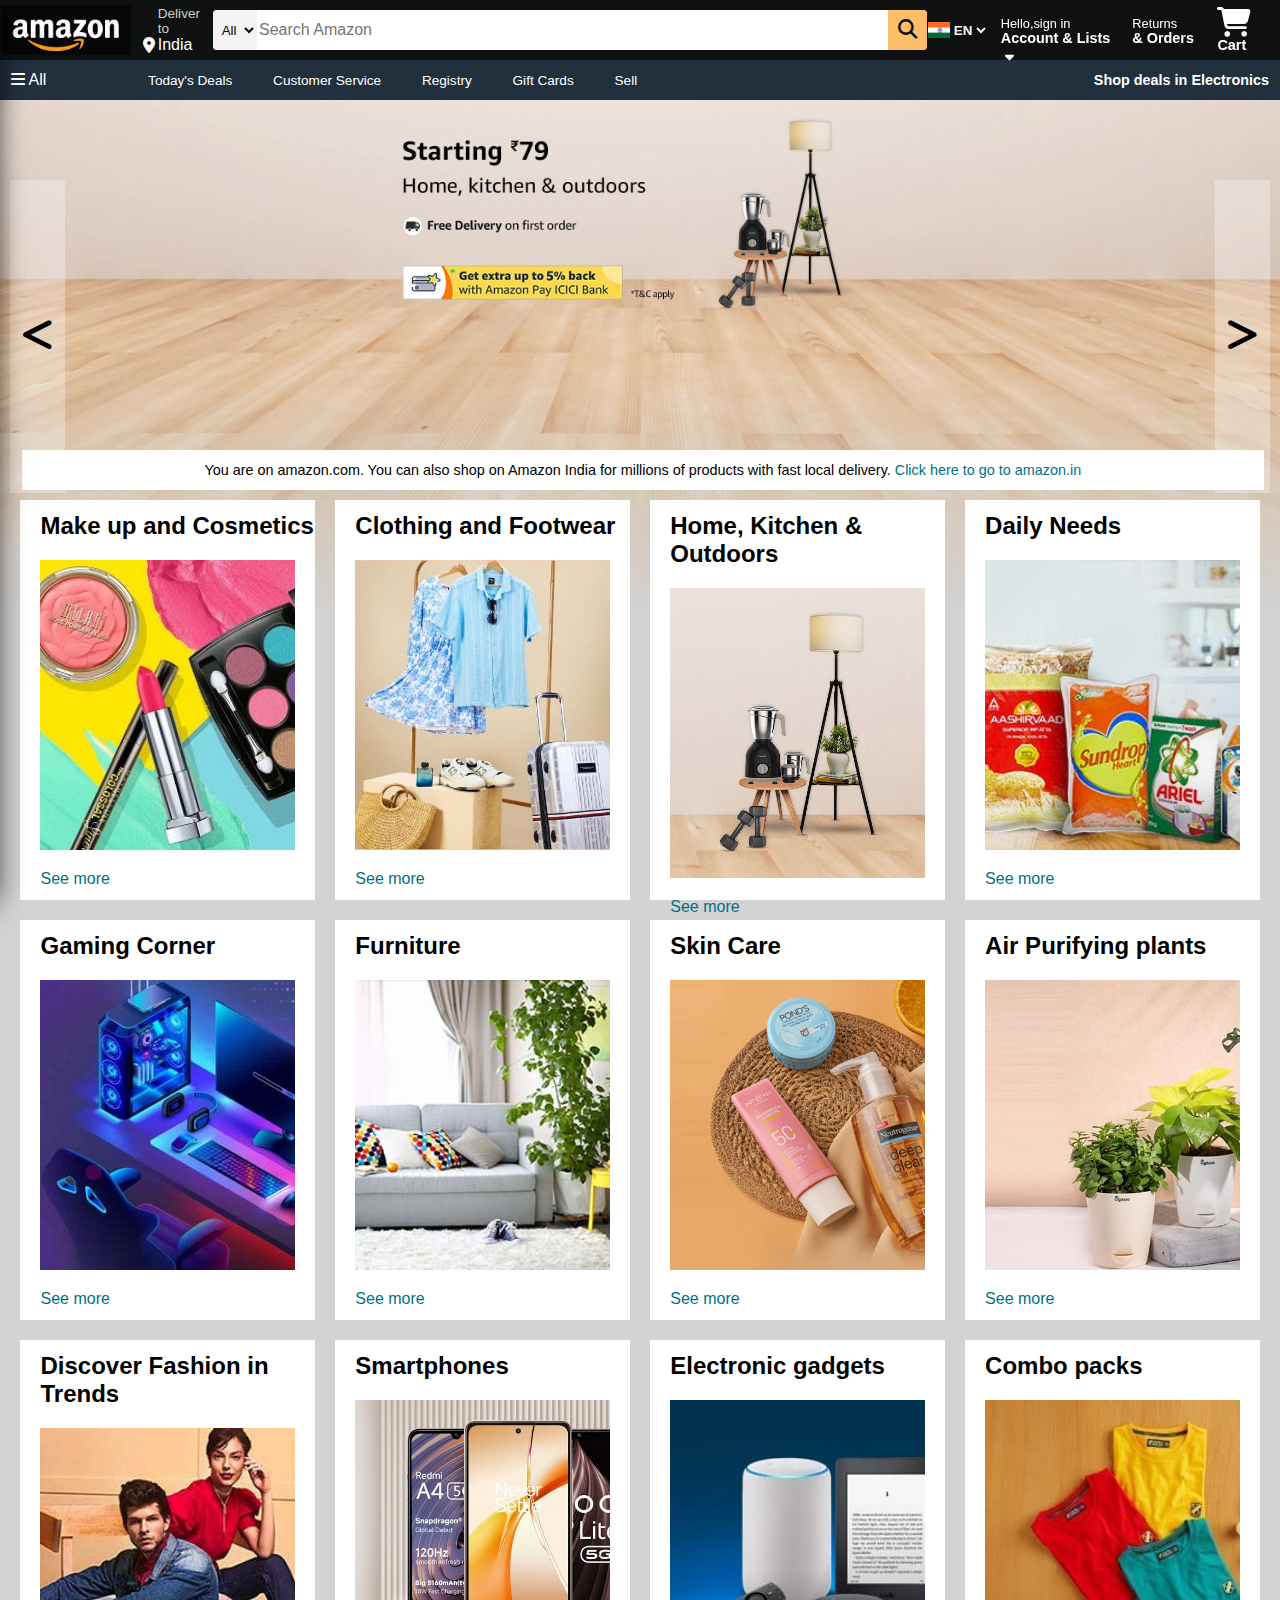
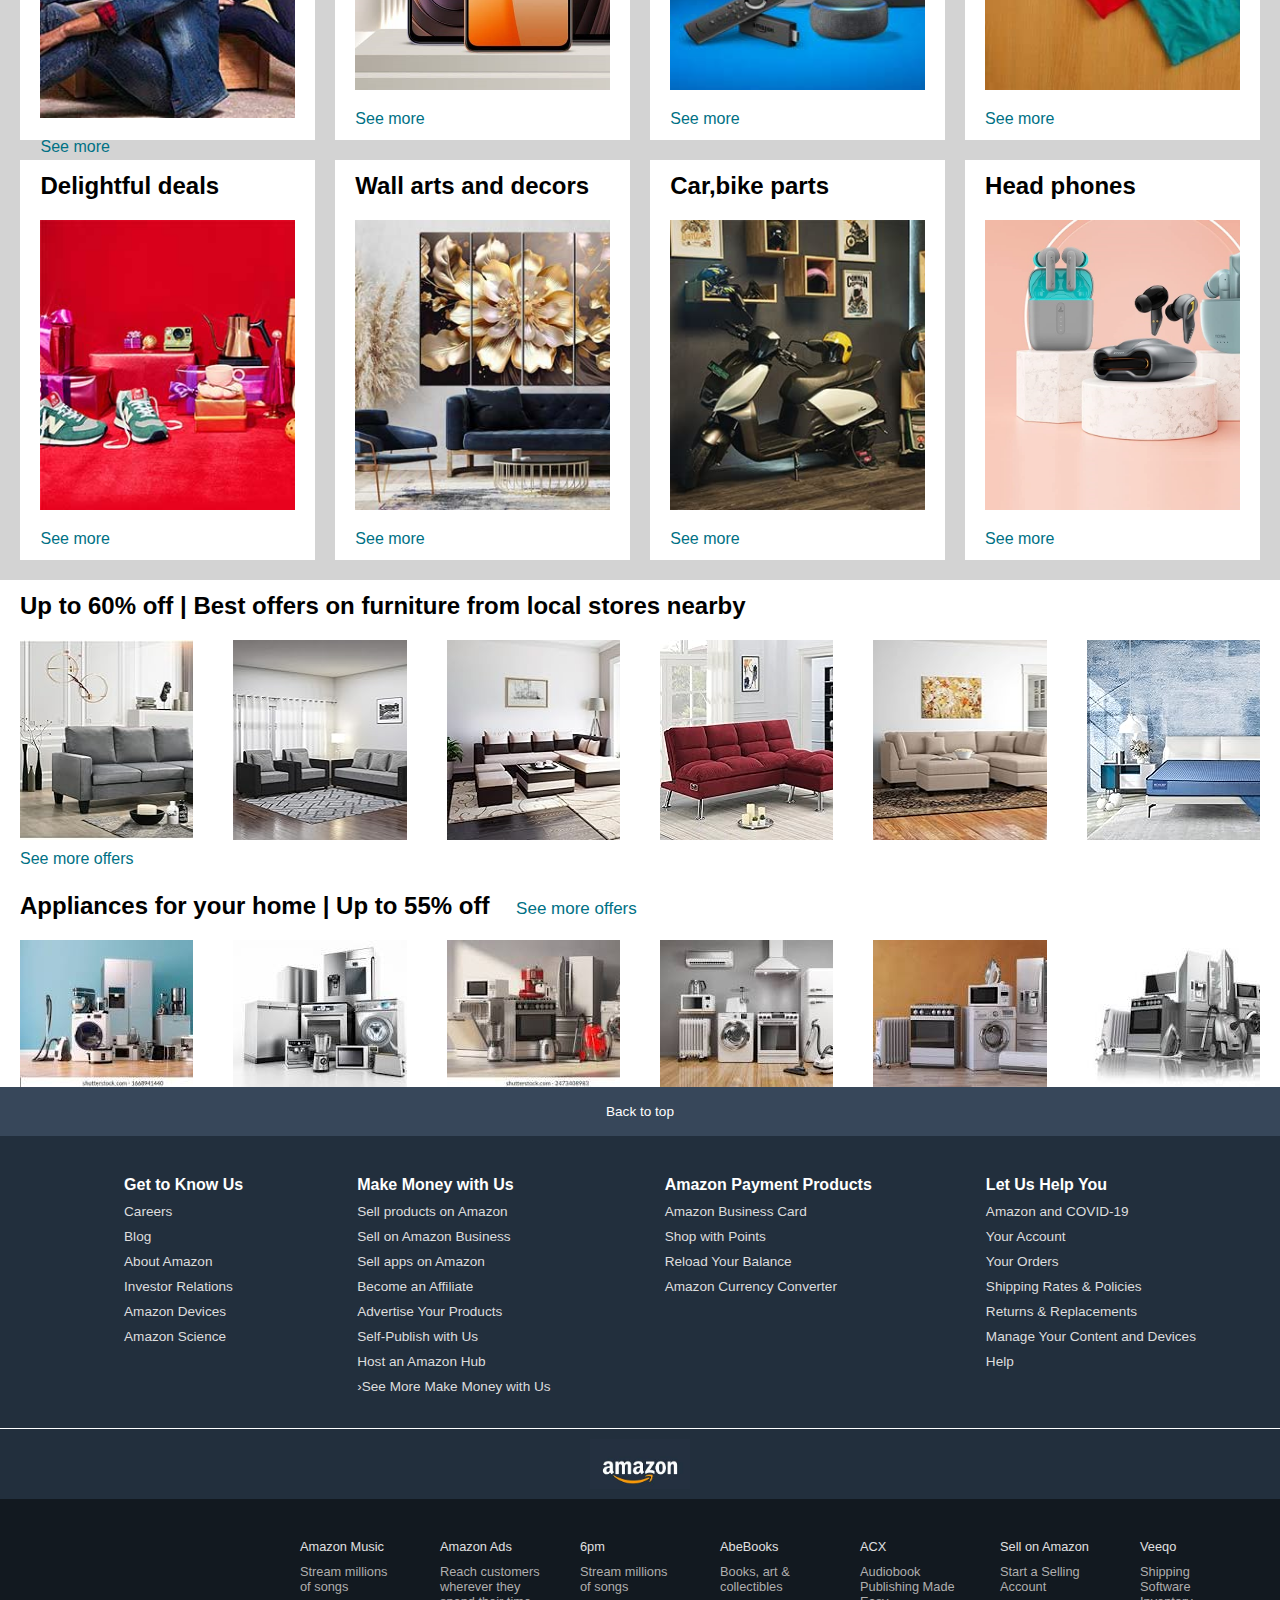
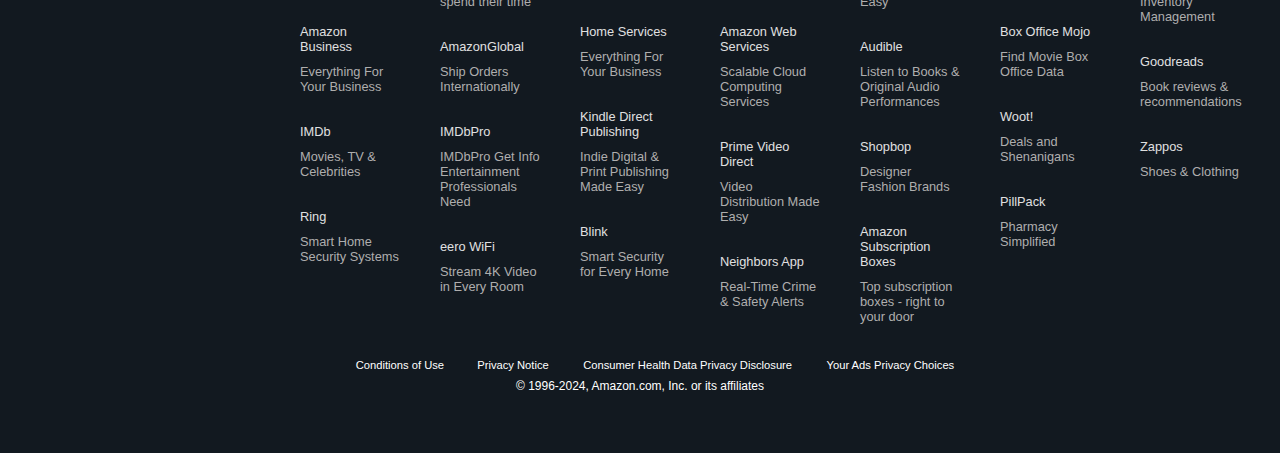
<file: index.html>
<!DOCTYPE html>
<html lang="en">
<head>
    <meta charset="UTF-8">
    <meta name="viewport" content="width=device-width, initial-scale=1.0">
    <title>Document</title>
    <link rel="stylesheet" href="https://cdnjs.cloudflare.com/ajax/libs/font-awesome/6.7.2/css/all.min.css" integrity="sha512-Evv84Mr4kqVGRNSgIGL/F/aIDqQb7xQ2vcrdIwxfjThSH8CSR7PBEakCr51Ck+w+/U6swU2Im1vVX0SVk9ABhg==" crossorigin="anonymous" referrerpolicy="no-referrer" />
    <link rel="stylesheet" href="style.css">
</head>
<body>
    <div class="sidebar">
        <div class="hdn-head">
            <h2>Hello, Sign in</h2>
        </div>
        <div class="hdn-content">
            <h3>Trending</h3>
            <ul>
                <div class="sidebar-list">
                    <li>Best Sellers </li><i class="fa-solid fa-angle-right"></i>
                </div>
                <div class="sidebar-list">
                    <li>New Releases </li><i class="fa-solid fa-angle-right"></i>
                </div>
                <div class="sidebar-list">
                    <li>Movers and Shakers </li><i class="fa-solid fa-angle-right"></i>
                </div>
            </ul>
        </div>
        <div class="line"></div>
        <div class="hdn-content">
            <h3>Digital content & Devices</h3>
            <ul>
                <div class="sidebar-list">
                    <li>Amazon music </li><i class="fa-solid fa-angle-right"></i>
                </div>
                <div class="sidebar-list">
                    <li>Kindle E-readers & Books </li><i class="fa-solid fa-angle-right"></i>
                </div>
                <div class="sidebar-list">
                    <li>Appstore for Android</li><i class="fa-solid fa-angle-right"></i>
                </div>
            </ul>
        </div>
        <div class="line"></div>
        <div class="hdn-content">
            <h3>Shop By Department</h3>
            <ul>
                <div class="sidebar-list">
                    <li>Electronics</li><i class="fa-solid fa-angle-right"></i>
                </div>
                <div class="sidebar-list">
                    <li>Computers</li><i class="fa-solid fa-angle-right"></i>
                </div>
                <div class="sidebar-list">
                    <li>Smart Homes</li><i class="fa-solid fa-angle-right"></i>
                </div>
                <div class="sidebar-list">
                    <li>Arts & Crafts</li><i class="fa-solid fa-angle-right"></i>
                </div>
            </ul>
        </div>
        <div class="line"></div>
        <div class="hdn-content">
            <h3>Programs & Features</h3>
            <ul>
                <div class="sidebar-list">
                    <li>Amazon pay </li><i class="fa-solid fa-angle-right"></i>
                </div>
                <div class="sidebar-list">
                    <li>Gift cards & Mobile Recharges </li><i class="fa-solid fa-angle-right"></i>
                </div>
                <div class="sidebar-list">
                    <li>Amazon Launchpad </li><i class="fa-solid fa-angle-right"></i>
                </div>
                <div class="sidebar-list">
                    <li>Amazon Business </li><i class="fa-solid fa-angle-right"></i>
                </div>
            </ul>
        </div>
        <div class="line"></div>
        <div class="hdn-content">
            <h3>Help & Settings</h3>
            <ul>
                <div class="sidebar-list">
                    <li>Your Account </li><i class="fa-solid fa-angle-right"></i>
                </div>
                <div class="sidebar-list">
                    <li>Customer Service</li><i class="fa-solid fa-angle-right"></i>
                </div>
                <div class="sidebar-list">
                    <li>Sign in</li><i class="fa-solid fa-angle-right"></i>
                </div>
            </ul>
        </div>
    </div>
    <i class="fa-solid fa-xmark"></i>
    <div class="triangle"></div>
    <div class="hdn-sign">
        <button class="signin-button" onclick="location.href='signin.html'">Sign-in</button>
        <div class="sign"><p>New Customer? <a href="signin.html">Start here</a></p></div>
        <div class="hdn-hor-line"> </div>
        <div class="hdn-table">           
            <div>
                <h3>
                    Your Lists
                </h3>
                
                <ul>
                    <li>Create a List</li>
                    <li>Find a list & Registry</li>
                    <li>Amazon Smile Charity Lists</li>
                </ul>
                
            </div>
            <div class="hdn-line"> </div>
                <div>
                    <h3> Your Account</h3>
                    <ul>
                        <li>Account</li>
                        <li>Orders</li>
                        <li>Recommendations</li>
                        <li>Browsing History</li>
                        <li>Watchlists</li>
                        <li>Video Purchases</li>
                        <li>Kindle Unlimited</li>
                        <li>Content & Devices</li>
                        <li>Subscribe & Save Items</li>
                        <li>Membership</li>
                        <li>Music Library</li>
                    </ul>
               
            </div>
        </div>
    </div>
    <div class="black"></div>

    <div class="navbar">
        <div class="nav-logo border">
            <div class="logo"></div>
        </div>

        <div class="nav-address border">
            <p class="address1">Deliver to</p>
            <div class="address-icon">
                <i class="fa-solid fa-location-dot"></i>
                <p class="address2">India</p>
            </div>
        </div>

        <div class="search">
            <select class="search-select">
                <option>All</option>
            </select>
            <input class="search-input" placeholder="Search Amazon">
            <div class="search-icon">
                <i class="fa-solid fa-magnifying-glass"></i>
            </div>
        </div>
        
        <div class="nav-counlang border">
            <div class="country"></div>
            <select class="lang">
                <option>EN</option>
            </select>
        </div>

        <div class="sign-in border">
            <div class="signin1">Hello,sign in</div>
            <div class="accounts">Account & Lists<i class="fas fa-caret-down"></i> </div>
        </div>

        <div class="returns-orders border">
            <div class="returns">Returns</div>
            <div class="orders">& Orders</div>
        </div>

        <div class="cart border">
            <i class="fa-solid fa-cart-shopping"></i>Cart
        </div>
    </div>
    

    <div class="panel">
        <div class="all border">
            <div>
            <i class="fa-solid fa-bars"></i>
            <span>All</span>
        </div>
        </div>
        <div class="options">
            <p class="para border">Today's Deals</p>
            <p class="para border">Customer Service</p>
            <p class="para border">Registry</p>
            <p class="para border">Gift Cards</p>
            <p class="para border">Sell</p>
        </div>
        <div class="deals border">
            Shop deals in Electronics
        </div>
    </div>

    <div class="main-sec">
        <a href="#" class="control_prev"><i class="fa-solid fa-less-than"></i></a>
        <a href="#" class="control_next"><i class="fa-solid fa-greater-than"></i></a>
        <ul>
            <img src="./images/b3.jpg" class="back-img" alt="">
            <img src="./images/b6.jpg" class="back-img" alt="">
            <img src="./images/b2.jpg" class="back-img" alt="">
            <img src="./images/b4.jpg" class="back-img" alt=""> 
            <img src="./images/b5.jpg" class="back-img" alt="">
            <img src="./images/img-1.jpg" class="back-img" alt="">
        </ul>
    </div>
        <div class="main-div">
            <p>You are on amazon.com. You can also shop on Amazon India for millions of products with fast local delivery. <a href="https://www.amazon.in">Click here to go to amazon.in</a></p>    
        </div>

    <div class="shop">
        <div class="box1 box">
            <h2>Make up and Cosmetics</h2>
            <div class="box-img" style="background-image: url('./images/Makeup.jpg');"></div>
            <a href="#">See more</a>
        </div>
        <div class="box2 box">
            <h2>Clothing and Footwear</h2>
            <div class="box-img" style="background-image: url('./images/Clothing_footwear.jpg');"></div>
            <a href="Fashion.html">See more</a>
        </div>
        <div class="box3 box">
            <h2>Home, Kitchen & Outdoors</h2>
            <div class="box-img" style="background-image: url('./images/Home_Kitchen_&_Outdoors.jpg');"></div>
            <a href="#">See more</a>
        </div>
        <div class="box4 box"><h2>Daily Needs</h2>
            <div class="box-img" style="background-image: url('./images/Daily_needs.jpg');"></div>
            <a href="#">See more</a>
        </div>

        <div class="box5 box">
            <h2>Gaming Corner</h2>
            <div class="box-img" style="background-image: url('./images/Gaming_corner.jpg');"></div>
            <a href="#">See more</a>
        </div>
        <div class="box6 box">
            <h2>Furniture</h2>
            <div class="box-img" style="background-image: url('./images/Furniture.jpg');"></div>
            <a href="Furniture.html">See more</a>
        </div>
        <div class="box7 box">
            <h2>Skin Care</h2>
            <div class="box-img" style="background-image: url('./images/Skincare.png');"></div>
            <a href="#">See more</a>
        </div>
        <div class="box8 box">
            <h2>Air Purifying plants</h2>
            <div class="box-img" style="background-image: url('./images/Air_Purifying_plants.jpg');"></div>
            <a href="#">See more</a>
        </div>

        <div class="box9 box">
            <h2>Discover Fashion in Trends</h2>
            <div class="box-img" style="background-image: url('./images/Discover_Fashion_in_Trends.jpg');"></div>
            <a href="#">See more</a>
        </div>
        <div class="box10 box">
            <h2>Smartphones</h2>
            <div class="box-img" style="background-image: url('./images/Smartphones.jpg');"></div>
            <a href="#">See more</a>
        </div>
        <div class="box11 box">
            <h2>Electronic gadgets</h2>
            <div class="box-img" style="background-image: url('./images/Electronic_gadgets.jpg');"></div>
            <a href="#">See more</a>
        </div>
        <div class="box12 box">
            <h2>Combo packs</h2>
            <div class="box-img" style="background-image: url('./images/Combo_packs.jpg');"></div>
            <a href="#">See more</a>
        </div>

        <div class="box13 box">
            <h2>Delightful deals</h2>
            <div class="box-img" style="background-image: url('./images/Delightful_deals.jpg');"></div>
            <a href="#">See more</a>
        </div>
        <div class="box14 box">
            <h2>Wall arts and decors</h2>
            <div class="box-img" style="background-image: url('./images/Wall_decors.jpg');"></div>
            <a href="#">See more</a>
        </div>
        <div class="box15 box">
            <h2>Car,bike parts</h2>
            <div class="box-img" style="background-image: url('./images/Car_bike_parts.jpg');"></div>
            <a href="#">See more</a>
        </div>
        <div class="box16 box">
            <h2>Head phones</h2>
            <div class="box-img" style="background-image: url('./images/Head_phones.jpg');"></div>
            <a href="#">See more</a>
        </div>

        <div class="boxn">
            <h2>Up to 60% off | Best offers on furniture from local stores nearby</h2>
            <div class="boxesn">
            <div class="boxes">
                <div class="box-img2" style="background-image: url('./images/f1.jpg'); "></div>
            </div>
            <div class="boxes">
                <div class="box-img2" style="background-image: url('./images/f2.jpg');"></div>
            </div>
            <div class="boxes">
                <div class="box-img2" style="background-image: url('./images/f3.jpg');"></div>
            </div>
            <div class="boxes">
                <div class="box-img2" style="background-image: url('./images/f4.jpg');"></div>
            </div>
            <div class="boxes">
                <div class="box-img2" style="background-image: url('./images/f5.jpg');"></div>
            </div>
            <div class="boxes">
                <div class="box-img2" style="background-image: url('./images/f6.jpg');"></div>
            </div>
        </div>
            <a href="Furniture.html">See more offers</a>
        </div>

        <div class="boxn">
            <h2>Appliances for your home | Up to 55% off <a href="#" style="font-size: 17px;font-weight:250;">See more offers</a></h2>
            <div class="boxesn2">
            <div class="boxes">
                <div class="box-img3" style="background-image: url('./images/h1.jpeg'); "></div>
            </div>
            <div class="boxes">
                <div class="box-img3" style="background-image: url('./images/h2.jpeg');"></div>
            </div>
            <div class="boxes">
                <div class="box-img3" style="background-image: url('./images/h3.jpeg');"></div>
            </div>
            <div class="boxes">
                <div class="box-img3" style="background-image: url('./images/h4.jpeg');"></div>
            </div>
            <div class="boxes">
                <div class="box-img3" style="background-image: url('./images/h5.jpeg');"></div>
            </div>
            <div class="boxes">
                <div class="box-img3" style="background-image: url('./images/h6.jpeg');"></div>
            </div>
        </div>
                      
        </div>
    </div>

    <footer>
        <div class="sec-1">Back to top</div>
        <div class="sec-2">
            <ul>
                <p>Get to Know Us</p>
                <a>Careers</a>
                <a>Blog</a>
                <a>About Amazon</a>
                <a>Investor Relations</a>
                <a>Amazon Devices</a>
                <a>Amazon Science</a>
            </ul>

            <ul>
                <p>Make Money with Us</p>
                <a>Sell products on Amazon</a>
                <a>Sell on Amazon Business</a>
                <a>Sell apps on Amazon</a>
                <a>Become an Affiliate</a>
                <a>Advertise Your Products</a>
                <a>Self-Publish with Us</a>
                <a>Host an Amazon Hub</a>
                <a>›See More Make Money with Us</a>
            </ul>

            <ul>
                <p>Amazon Payment Products</p>
                <a>Amazon Business Card</a>
                <a>Shop with Points</a>
                <a>Reload Your Balance</a>
                <a>Amazon Currency Converter</a>            
            </ul>  

            <ul>
                <p>Let Us Help You</p>
                <a>Amazon and COVID-19</a>
                <a>Your Account</a>
                <a>Your Orders</a>
                <a>Shipping Rates & Policies</a>
                <a>Returns & Replacements</a>
                <a>Manage Your Content and Devices</a>
                <a>Help</a>
            </ul>            
        </div>

        <div class="sec-3">
            <div class="logo2"></div>
        </div>

        <div class="sec-4">
            <div class="links">
                <ul>
                    <p>Amazon Music</p>
                    <a>Stream millions of songs</a>
                    <p>Amazon Business</p>
                    <a>Everything For Your Business</a>
                    <p>IMDb</p>
                    <a>Movies, TV & Celebrities</a>
                    <p>Ring</p>
                    <a>Smart Home Security Systems</a>
                </ul>
    
                <ul>
                    <p>Amazon Ads</p>
                    <a>Reach customers wherever they spend their time</a>
                    <p>AmazonGlobal</p>
                    <a>Ship Orders Internationally</a>
                    <p>IMDbPro</p>
                    <a>IMDbPro Get Info Entertainment Professionals Need</a>
                    <p>eero WiFi</p>
                    <a>Stream 4K Video in Every Room</a>
                </ul>
    
                <ul>
                    <p>6pm</p>
                    <a>Stream millions of songs</a>
                    <p>Home Services</p>
                    <a>Everything For Your Business</a>
                    <p>Kindle Direct Publishing</p>
                    <a>Indie Digital & Print Publishing Made Easy</a>
                    <p>Blink</p>
                    <a>Smart Security for Every Home</a>
                </ul>  
    
                <ul>
                    <p>AbeBooks</p>
                    <a>Books, art & collectibles</a>
                    <p>Amazon Web Services</p>
                    <a>Scalable Cloud Computing Services</a>
                    <p>Prime Video Direct</p>
                    <a>Video Distribution Made Easy</a>
                    <p>Neighbors App</p>
                    <a>Real-Time Crime & Safety Alerts</a>
                </ul>

                <ul>
                    <p>ACX</p>
                    <a>Audiobook Publishing Made Easy</a>
                    <p>Audible</p>
                    <a>Listen to Books & Original Audio Performances</a>
                    <p>Shopbop</p>
                    <a>Designer Fashion Brands</a>
                    <p>Amazon Subscription Boxes</p>
                    <a>Top subscription boxes - right to your door</a>
                </ul>

                <ul>
                    <p>Sell on Amazon</p>
                    <a>Start a Selling Account</a>
                    <p>Box Office Mojo</p>
                    <a>Find Movie Box Office Data	</a>
                    <p>Woot!</p>
                    <a>Deals and Shenanigans</a>
                    <p>PillPack</p>
                    <a>Pharmacy Simplified</a>
                </ul>

                <ul>
                    <p>Veeqo</p>
                    <a>Shipping Software Inventory Management</a>
                    <p>Goodreads</p>
                    <a>Book reviews & recommendations</a>
                    <p>Zappos</p>
                    <a>Shoes & Clothing</a>
                </ul>
            </div>
        </div>
        <div class="copy-cond">
            <div class="conditions">
                <a>Conditions of Use </a>
                <a>Privacy Notice</a>
                <a>Consumer Health Data Privacy Disclosure</a>
                <a>Your Ads Privacy Choices</a>                 
            </div>            
        </div>
        <div class="copyrights">
            <p>© 1996-2024, Amazon.com, Inc. or its affiliates</p>
        </div>
    </footer>
<script src="script.js"></script>
</body>
</html>
</file>
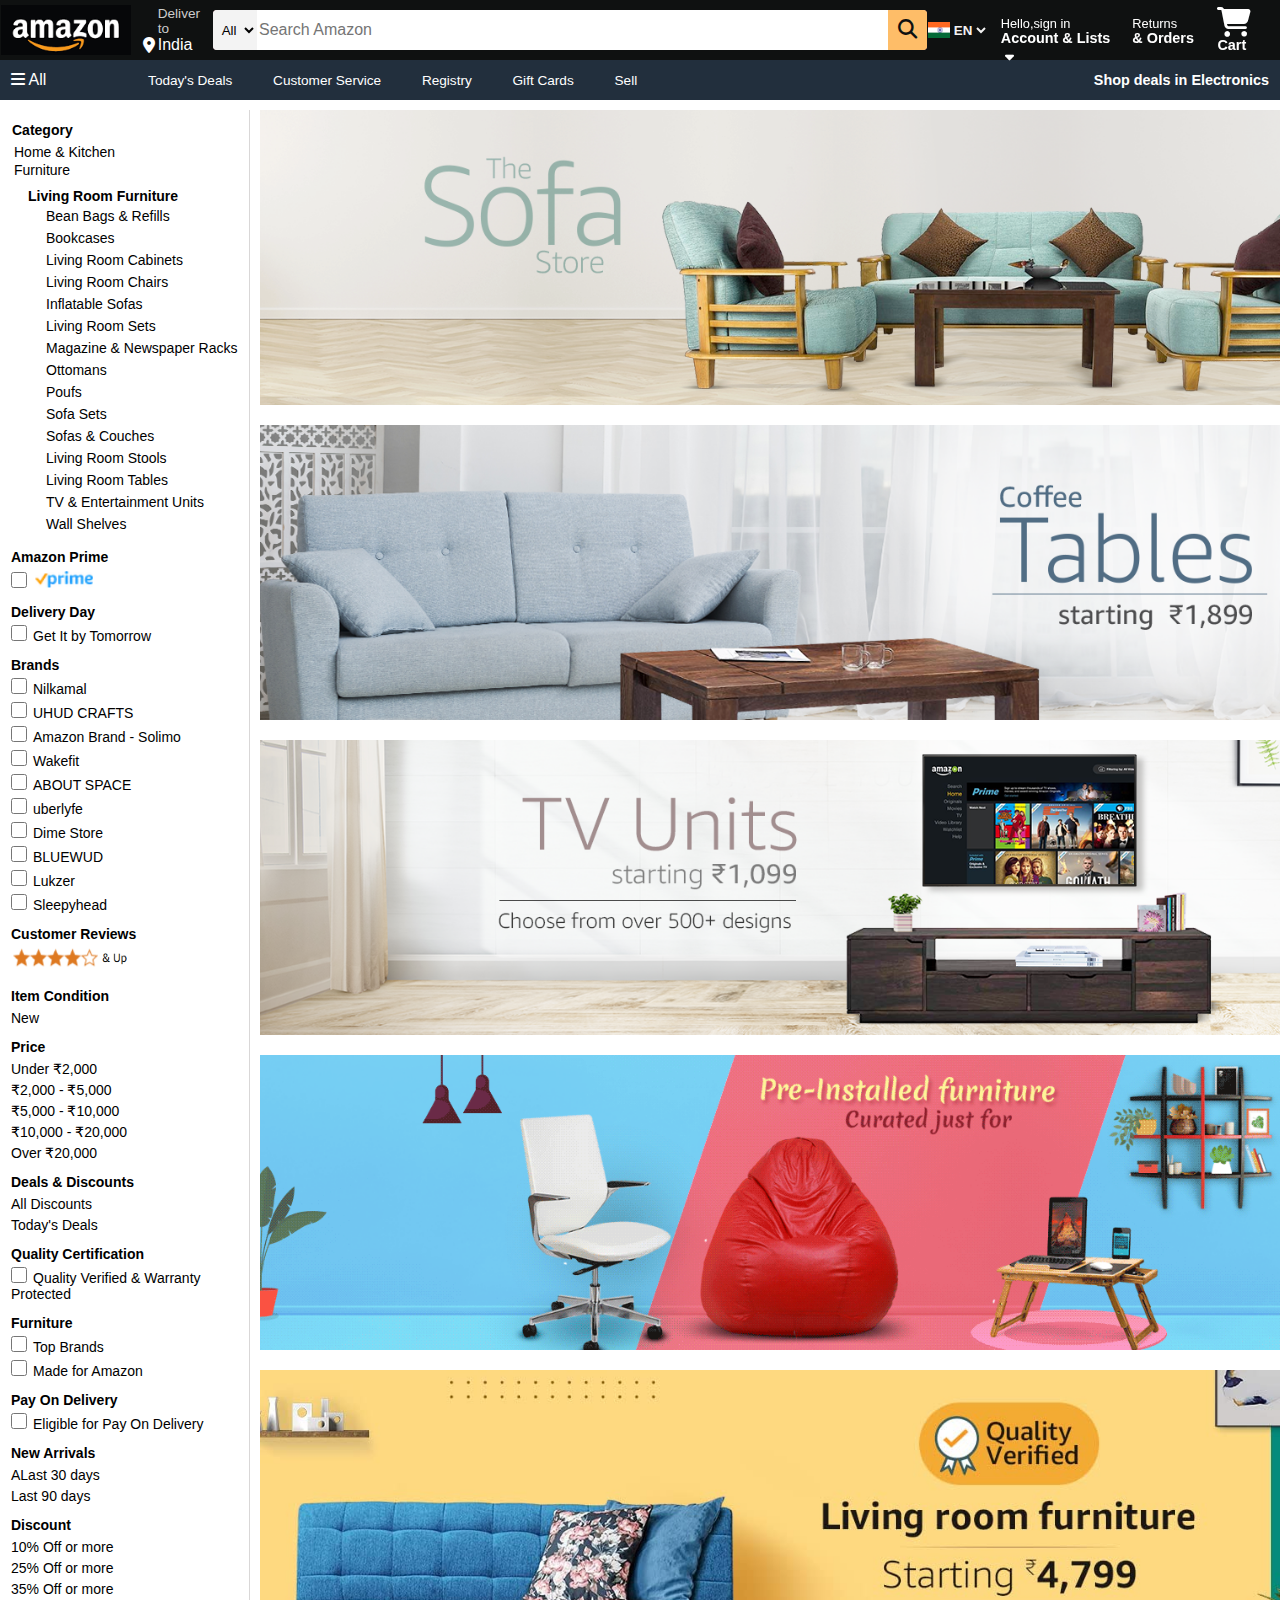
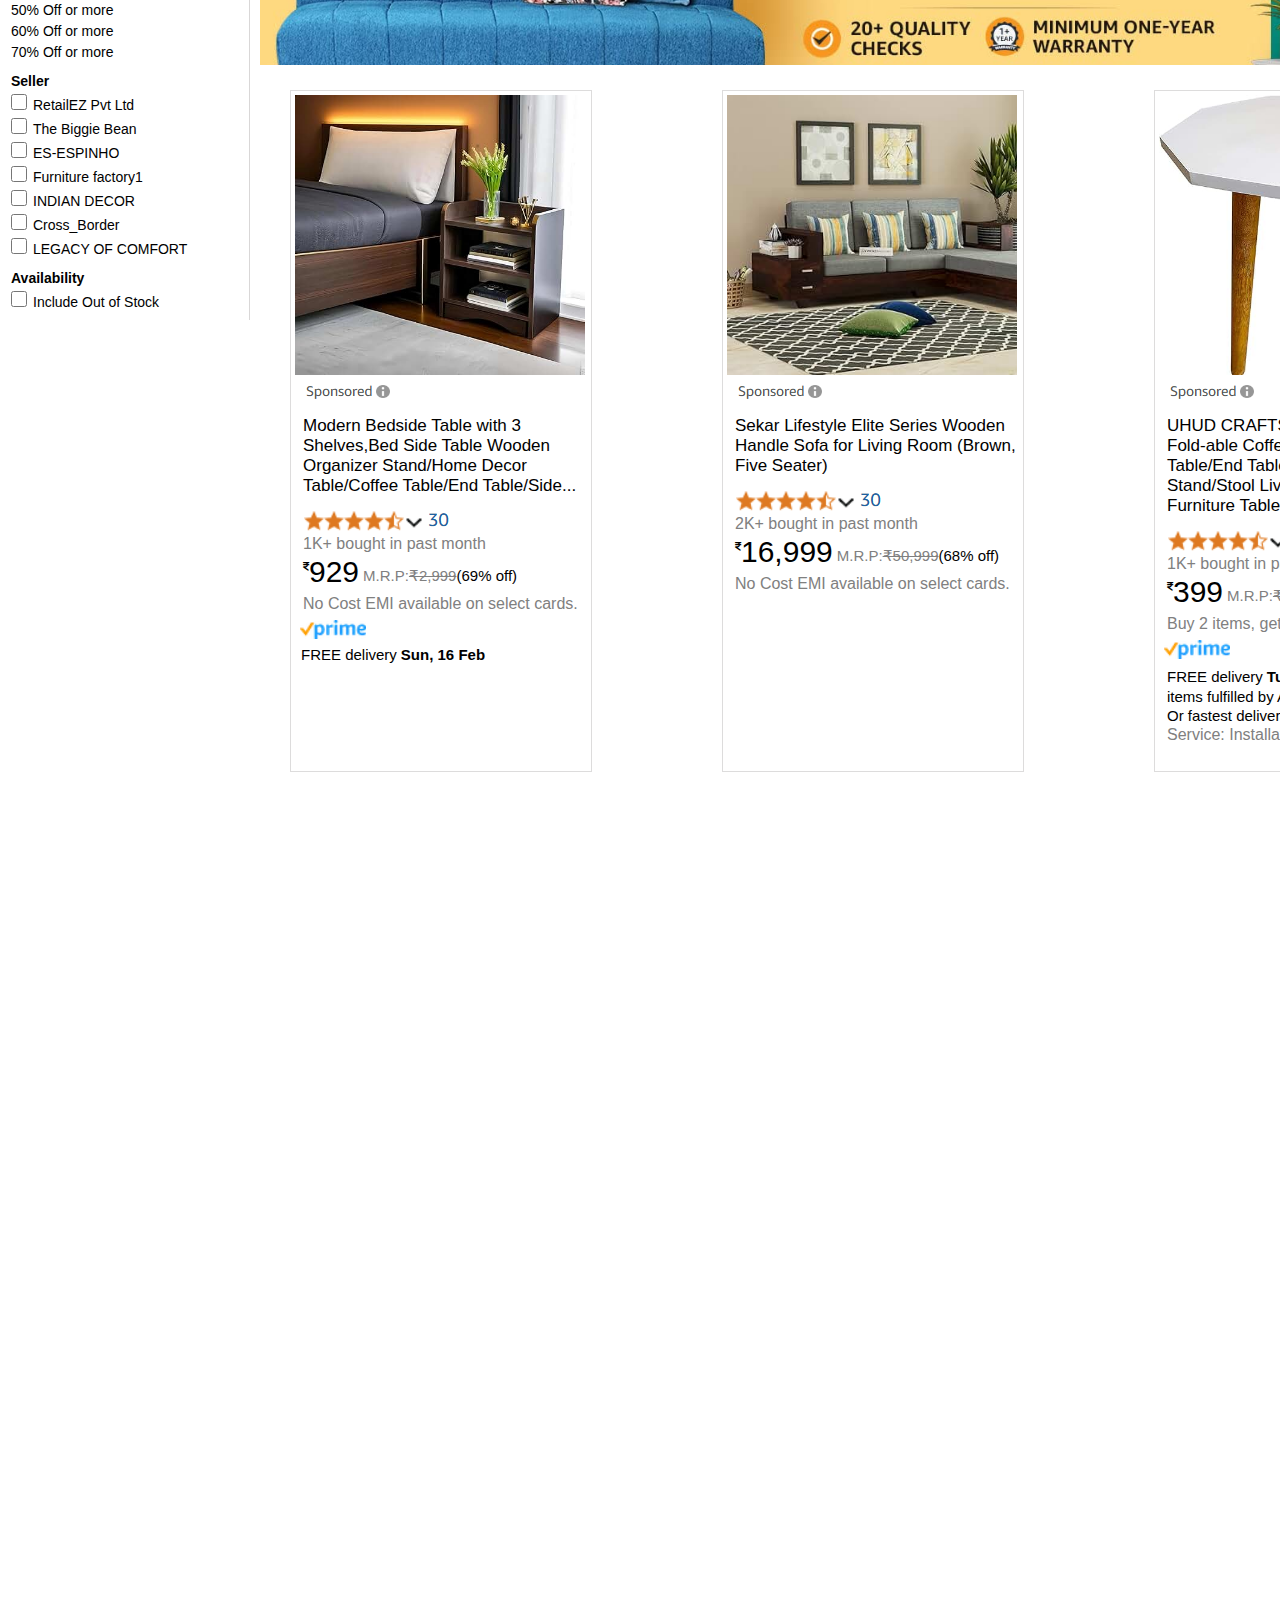
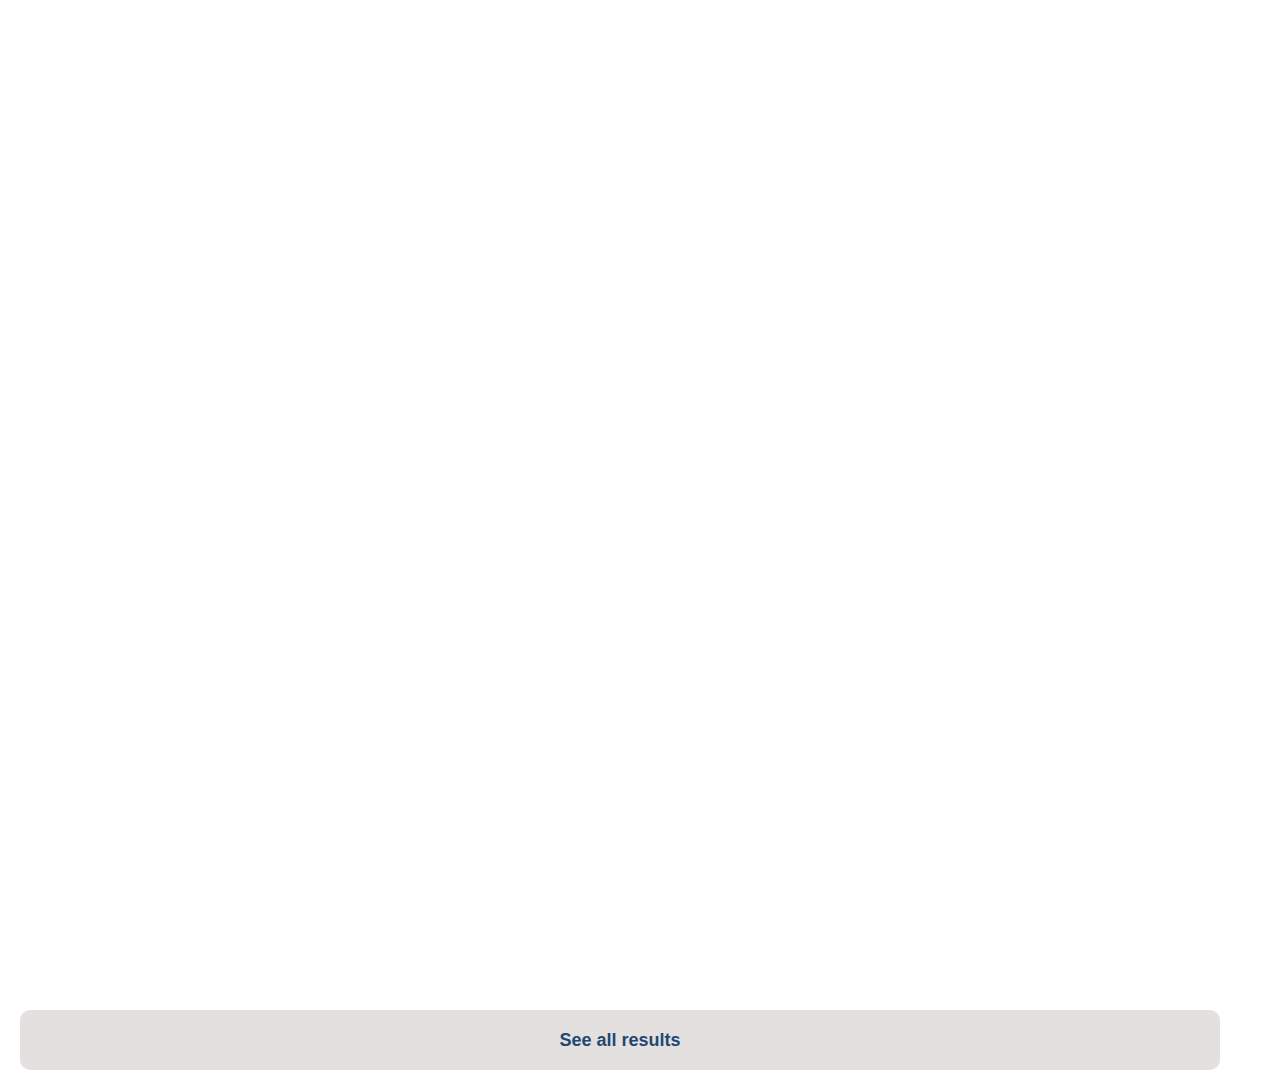
<file: Furniture.html>
<!DOCTYPE html>
<html lang="en">
<head>
    <meta charset="UTF-8">
    <meta name="viewport" content="width=device-width, initial-scale=1.0">
    <title>Document</title>
    <link rel="stylesheet" href="https://cdnjs.cloudflare.com/ajax/libs/font-awesome/6.7.2/css/all.min.css" integrity="sha512-Evv84Mr4kqVGRNSgIGL/F/aIDqQb7xQ2vcrdIwxfjThSH8CSR7PBEakCr51Ck+w+/U6swU2Im1vVX0SVk9ABhg==" crossorigin="anonymous" referrerpolicy="no-referrer" />
    <link rel="stylesheet" href="style.css">
</head>
<body style="background-color: white;">
    <div class="navbar">
        <div class="nav-logo border">
            <div class="logo"></div>
        </div>

        <div class="nav-address border">
            <p class="address1">Deliver to</p>
            <div class="address-icon">
                <i class="fa-solid fa-location-dot"></i>
                <p class="address2">India</p>
            </div>
        </div>

        <div class="search">
            <select class="search-select">
                <option>All</option>
            </select>
            <input class="search-input" placeholder="Search Amazon">
            <div class="search-icon">
                <i class="fa-solid fa-magnifying-glass"></i>
            </div>
        </div>
        
        <div class="nav-counlang border">
            <div class="country"></div>
            <select class="lang">
                <option>EN</option>
            </select>
        </div>

        <div class="sign-in border">
            <div class="signin1">Hello,sign in</div>
            <div class="accounts">Account & Lists<i class="fas fa-caret-down"></i> </div>
        </div>

        <div class="returns-orders border">
            <div class="returns">Returns</div>
            <div class="orders">& Orders</div>
        </div>

        <div class="cart border">
            <i class="fa-solid fa-cart-shopping"></i>Cart
        </div>
    </div>
    

    <div class="panel">
        <div class="all border">
            <div>
            <i class="fa-solid fa-bars"></i>
            <span>All</span>
        </div>
        </div>
        <div class="options">
            <p class="para border">Today's Deals</p>
            <p class="para border">Customer Service</p>
            <p class="para border">Registry</p>
            <p class="para border">Gift Cards</p>
            <p class="para border">Sell</p>
        </div>
        <div class="deals border">
            Shop deals in Electronics
        </div>
    </div>
    <div class="sidebar2">
        <div class="main-hd"><h4>Category</h4>
            <a href="#">Home & Kitchen</a>
            <a href="#">Furniture</a>
        </div>
        <div class="living"><h4>Living Room Furniture</h4>
            <a href="#">Bean Bags & Refills</a>
            <a href="#">Bookcases</a>
            <a href="#">Living Room Cabinets</a>
            <a href="#">Living Room Chairs</a>
            <a href="#">Inflatable Sofas</a>
            <a href="#">Living Room Sets</a>
            <a href="#">Magazine & Newspaper Racks</a>
            <a href="#">Ottomans</a>
            <a href="#">Poufs</a>
            <a href="#">Sofa Sets</a>
            <a href="#">Sofas & Couches</a>
            <a href="#">Living Room Stools</a>
            <a href="#">Living Room Tables</a>
            <a href="#">TV & Entertainment Units</a>
            <a href="#">Wall Shelves</a>
        </div>
        <div class="amazon"><h4>Amazon Prime</h4>
            <input type="checkbox">
            <img src="./images/prime.png" alt="prime">
        </div>
        
        <div class="day"><h4>Delivery Day</h4>
            <input type="checkbox">Get It by Tomorrow   
        </div>
        <div class="day"><h4>Brands</h4>
            <div><input type="checkbox">Nilkamal</div>
            <div><input type="checkbox">UHUD CRAFTS</div>
            <div><input type="checkbox">Amazon Brand - Solimo</div>
            <div><input type="checkbox">Wakefit</div>
            <div><input type="checkbox">ABOUT SPACE</div>
            <div><input type="checkbox">uberlyfe</div>
            <div><input type="checkbox">Dime Store</div>
            <div><input type="checkbox">BLUEWUD</div>
            <div><input type="checkbox">Lukzer</div>
            <div><input type="checkbox">Sleepyhead</div>
        </div>
        
        <div class="day"><h4>Customer Reviews</h4>
            <img src="./images/rating.png" alt="rating">
        </div>

        <div class="day"><h4>Item Condition</h4>
            <div style="margin-top: 6px;">New</div> 
        </div>

        <div class="day"><h4>Price</h4>
            <div style="margin-top: 6px;">Under ₹2,000</div>
            <div style="margin-top: 5px;">₹2,000 - ₹5,000</div> 
            <div style="margin-top: 5px;">₹5,000 - ₹10,000</div>
            <div style="margin-top: 5px;">₹10,000 - ₹20,000</div>
            <div style="margin-top: 5px;">Over ₹20,000</div>
        </div>

        <div class="day"><h4>Deals & Discounts</h4>
            <div style="margin-top: 6px;">All Discounts</div>
            <div style="margin-top: 5px;">Today's Deals</div> 
        </div>

        <div class="day"><h4>Quality Certification</h4>
            <div><input type="checkbox">Quality Verified & Warranty Protected</div>
        </div>

        <div class="day"><h4>Furniture</h4>
            <div><input type="checkbox">Top Brands</div>
            <div><input type="checkbox">Made for Amazon</div>
        </div>

        <div class="day"><h4>Pay On Delivery</h4>
            <div><input type="checkbox">Eligible for Pay On Delivery</div>
        </div>
        
        <div class="day"><h4>New Arrivals</h4>
            <div style="margin-top: 6px;">ALast 30 days</div>
            <div style="margin-top: 5px;">Last 90 days</div> 
        </div>

        <div class="day"><h4>Discount</h4>
            <div style="margin-top: 6px;">10% Off or more</div>
            <div style="margin-top: 5px;">25% Off or more</div> 
            <div style="margin-top: 5px;">35% Off or more</div>
            <div style="margin-top: 5px;">50% Off or more</div>
            <div style="margin-top: 5px;">60% Off or more</div>
            <div style="margin-top: 5px;">70% Off or more</div>
        </div>

        <div class="day"><h4>Seller</h4>
            <div><input type="checkbox">RetailEZ Pvt Ltd</div>
            <div><input type="checkbox">The Biggie Bean</div>
            <div><input type="checkbox">ES-ESPINHO</div>
            <div><input type="checkbox">Furniture factory1</div>
            <div><input type="checkbox">INDIAN DECOR</div>
            <div><input type="checkbox">Cross_Border</div>
            <div><input type="checkbox">LEGACY OF COMFORT</div>
        </div>

        <div class="day"><h4>Availability</h4>
            <div><input type="checkbox">Include Out of Stock</div>
        </div>
    </div>

    <div class="fur1" style=" background-image: url(./images/Fur1.png);"></div>
    <div class="fur2" style=" background-image: url(./images/Fur2.png);"></div>
    <div class="fur3" style=" background-image: url(./images/Fur3.png);"></div>
    <div class="fur4" style=" background-image: url(./images/Fur4.gif);"></div>
    <div class="fur5" style=" background-image: url(./images/Fur5.jpg);"></div>

    <div class="fur678">
        <div class="fur6" >
            <div class="image" style=" background-image: url(./images/Fur6.jpg);"></div>
            <div class="text">
                <div class="sponser">
                    <img src="./images/sponser.png" alt="sponsered">
                </div>
                <div class="des">Modern Bedside Table with 3 Shelves,Bed Side Table Wooden Organizer Stand/Home Decor Table/Coffee Table/End Table/Side...</div>
                <div class="rev2"><img src="./images/rev.png" alt="review"></div>
                <div class="bought">1K+ bought in past month</div>
                <div class="cost"><i class="fa-solid fa-indian-rupee-sign" style="color: black; font-size: 10px; position: relative;bottom:6px ;"></i><p class="c">929</p>M.R.P:<p style="text-decoration: line-through;">₹2,999</p> <p style="color:black">(69% off)</p></div>
                <div class="bought">No Cost EMI available on select cards.</div>
                <div style="margin-left: 4px;"><img src="./images/prime.png" alt="prime"></div>
                <div style="margin:0px 0px 0px 10px; display:flex; font-size: 15px;">FREE delivery <p style="font-weight:600;margin:0px 4px 0px 4px;">Sun, 16 Feb</p></div>
            </div>
        </div>
        <div class="fur7">
            <div class="image" style=" background-image: url(./images/Fur7.jpg);"></div>
            <div class="text">
                <div class="sponser">
                    <img src="./images/sponser.png" alt="sponsered">
                </div>
                <div class="des">Sekar Lifestyle Elite Series Wooden Handle Sofa for Living Room (Brown, Five Seater)</div>
                <div class="rev2"><img src="./images/rev.png" alt="review"></div>
                <div class="bought">2K+ bought in past month</div>
                <div class="cost"><i class="fa-solid fa-indian-rupee-sign" style="color: black; font-size: 10px; position: relative;bottom:6px"></i><p class="c">16,999</p>M.R.P:<p style="text-decoration: line-through;">₹50,999</p> <p style="color:black">(68% off)</p></div>
                <div class="bought">No Cost EMI available on select cards.</div>
                
            </div>
        </div>
        <div class="fur8">
            <div class="image" style=" background-image: url(./images/Fur8.jpg);"></div>
            <div class="text">
                <div class="sponser">
                    <img src="./images/sponser.png" alt="sponsered">
                </div>
                <div class="des">UHUD CRAFTS Antique Wooden Fold-able Coffee Table/Side Table/End Table/Tea Table/Plant Stand/Stool Living Room Kids Play Furniture Table...</div>
                <div class="rev2"><img src="./images/rev.png" alt="review"></div>
                <div class="bought">1K+ bought in past month</div>
                <div class="cost"><i class="fa-solid fa-indian-rupee-sign" style="color: black; font-size: 10px; position: relative;bottom:6px"></i><p class="c">399</p>M.R.P:<p style="text-decoration: line-through;">₹1,599</p> <p style="color:black">(75% off)</p></div>
                <div class="bought">Buy 2 items, get 3% off</div>
                <div style="margin-left: 4px;"><img src="./images/prime.png" alt="prime"></div>
                <div style="margin:2px 0px 0px 12px; display:flex; font-size: 15px;">FREE delivery<p style="font-weight:600;margin:0px 4px 0px 4px;">Tue, 11 Feb</p>on ₹499 of </div>
                <div style="margin:2px 0px 0px 12px; font-size: 15px;">items fulfilled by Amazon</div>
                <div style="margin:2px 0px 0px 12px; display:flex; font-size: 15px;">Or fastest delivery<p style="font-weight:600;margin:0px 4px 0px 4px;">Sun, 9 Feb</p></div>
                <div class="bought" style="margin:2px 0px 0px 12px;">Service: Installation</div>
            </div>
        </div>

    </div>
    <div class="allresults"><p style="color: #1f4874; font-weight: 700; font-size: 18px;">See all results</p></div>
</body>
</html>
</file>
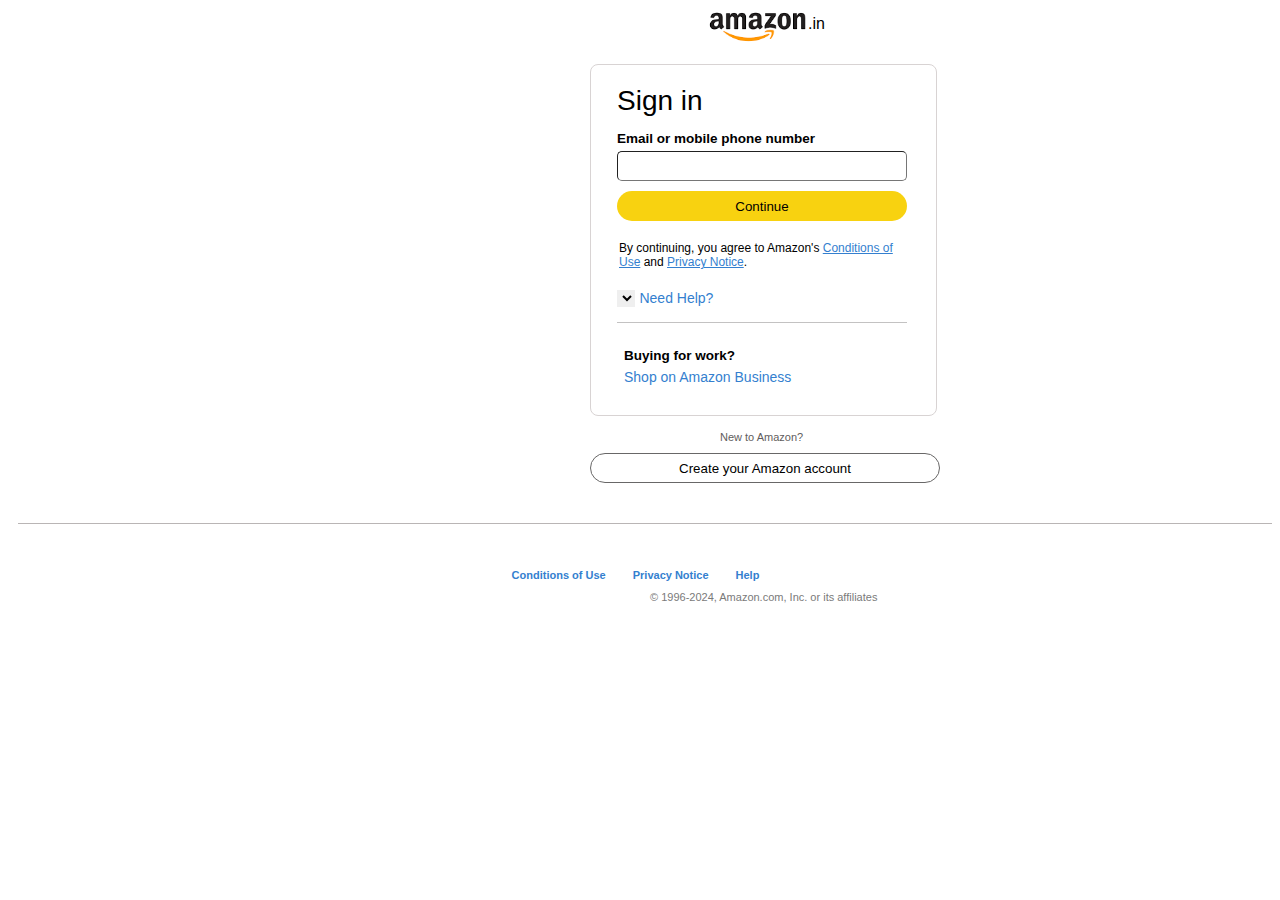
<file: signin.html>
<!DOCTYPE html>
<html lang="en">
<head>
    <meta charset="UTF-8">
    <meta name="viewport" content="width=<device-width>, initial-scale=1.0">
    <title>Document</title>
    <link rel="stylesheet" href="style.css">
</head>
<body style="background-color: white;">
    <div class="top">
        <div class="logo-white"></div>
        <p>.in</p>
    </div>
    <div class="sign-in-box">
        <div class="signin-box2">
            <h2>Sign in</h2>
            <p>Email or mobile phone number</p>
            <input type="textbox">
            <button class="continue-button">Continue</button>
            <div class="privacy">By continuing, you agree to Amazon's <a href="#">Conditions of Use</a> and <a href="#">Privacy Notice</a>.</div>
            <div class="help">
                <select>
                    <option><i class="fa-solid fa-caret-down"></i></option>
                    <option>Forgot password</option>
                    <option>Other issues with siign-in</option>
                </select>
                <a href="#">Need Help?</a>
            </div>
            <div class="buying">
                <p>Buying for work?</p>
                <a href="#">Shop on Amazon Business</a>
            </div>
        </div>      
    </div>
    <div class="create">
        <p>New to Amazon?</p>
        <button class="new-account">Create your Amazon account</button>
    </div>
    <div class="forborder"></div>
    <div class="signin-copyright">
        <div class="links"><a href="#">Conditions of Use</a>  <a href="#">Privacy Notice</a>  <a href="#">Help</a></div>
        <div class="signin-cpyright2">© 1996-2024, Amazon.com, Inc. or its affiliates</div>
    </div>
</body>
</html>
</file>
<file: style.css>
*{
    margin:0;
    font-family: Arial;
    border:border-box;
}

body{
    background-color: lightgrey;
}
/*navigation bar*/
.navbar{
    height:60px;
    background-color: #0f1111;
    color:white;
    display:flex;
    align-items: center;
    justify-content: space-between;
    position:fixed;
    top: 0;
    width: 100%;
    z-index: 1000;
}


.logo{
    height: 50px;
    width: 129.73px;
    background-size: cover;
    background-image: url(./images/amazon_logo_black.png);
}

.border{
    border:1.5px solid transparent;
}

.border:hover{
    border:1.5px solid white;
}

.nav-address{
    padding: 10px;
}

.address1{
    color:#cccccc;
    font-size: 0.85rem;
    margin-left:15px;
}

.address2{
    color:#ffffff;
    font-size: 1rem;
    margin-left: 3px;
}

.address-icon{
    display:flex;
    align-items: center;
    
}

/*search*/
.search{
    display: flex;
    background-color: pink;
    height: 40px;
    width:870px;
    border-radius: 4px;
    justify-content: space-evenly;
}

.search:hover{
    border: 2px solid orange;
}

.search-select{
    background-color: #f3f3f3;
    border-top-left-radius: 4px;
    border-bottom-left-radius:4px ;
    width: 50px;
    text-align: center;
    border: none;
}

.search-input{
    width: 100%;
    border: none;
    font-size: 1rem;
}

.search-icon{
    width: 45px;
    height: 40px;
    display: flex;
    justify-content: center;
    align-items: center;
    font-size: 1.2rem;
    background-color:#febd68;
    border-top-right-radius: 4px;
    border-bottom-right-radius:4px ;
    color:#0f1111;
}

.search-icon:hover{
    background-color:#db9233;
}

/*country-language*/
.nav-counlang{
    display: flex;
    height: 50px;
    width: 73.38px;
    align-items: center;
    justify-content: center;
}

.country{
    width:21.6px;
    height:16.2px;
    background-image: url(./images/Indian_flag.png);
    background-size: cover;
}

.lang{
    font-weight: bold;
    background-color: #0f1111;
    color: #f3f3f3;
    border: none;
}

/*Sign-in*/
.sign-in{
    width: 133.53px;
    padding: 10px;
   
}

.signin1{
    height: 14px;
    font-size:0.8rem;
}

.accounts{
    height: 15px;
    font-size: 0.9rem;
    font-weight: bold; 
     
}

.accounts i{
    padding:4px;
}
/*Returns & Orders*/
.returns-orders{
    width:76.95px;
    padding: 10px;
}

.returns{
    height: 14px;
    font-size: 0.8rem;
}

.orders{
    height: 15px;
    font-size: 0.9rem;
    font-weight: bold;
}

/*cart*/
.cart i{
    font-size: 30px;
}

.cart{
    font-size: 0.9rem;
    font-weight: bold;
    padding: 10px;
}

/*Panel*/
.panel{
    height:40px;
    background-color: #222f3d;
    display: flex;
    color: white;
    align-items: center;
    justify-content: space-between;
    margin-top: 60px;
}

.all{
    padding: 10px;
}

.options{
    width: 70%;
    font-size: 0.85rem;
}

.options p{
    display: inline;
    margin-left: 15px;
    padding: 10px;
}

.deals{
    font-size: 0.9rem;
    font-weight: bold;
    padding: 10px;
}

/*Background image-Main section*/

.back-img{
    max-width: 100%;
    mask-image: linear-gradient(to bottom, #000000 50%, transparent 100%);
}

.main-sec a{
    position:absolute;
    top:20%;
    z-index:1;
    padding:15vh 1vw;
    background: #ffffff4f;
    color:black;
    text-decoration: none;
    font-weight: 600;
    font-size: 38px;
    cursor: pointer;
    margin-left: 10px;
    margin-right: 10px;
}

.main-sec ul{
    display: flex;
    margin: 0;
    padding: 0;
}

.control_next{
    position:relative;
    right:0;
}

.main-div{
    height: 40px;
    display: flex;
    align-items: center;
    justify-content: center;
    font-size: 0.9rem;
    width: 97%;
    color:black;
    background-color: white;
    margin-left: 22px;
    margin-bottom: 22px;
    position:absolute;
    top:450px;
}

.main-div a{
    color: #007185;
    text-decoration: none;
}

/*Shpping*/
.shop{
    display: flex;
    flex-wrap: wrap;
    justify-content: space-evenly;
    position: absolute;
    top:500px;
}

.box{
    height: 400px;
    width: 23%;
    background-color: white;
    margin-bottom: 20px;
}

.boxn{
    height: 300px;
    width: 100%;
    background-color: white;
    
}

.boxesn2{    
    display: flex;
    margin-bottom: 5px;
}

.boxesn{    
    display: flex;
    margin-bottom: 10px;
}


.boxes{
    height: 200px;
    width: 25%;
    margin-bottom: 20px;
}

.box a{
    color: #007185;
    text-decoration: none;
    margin-left: 20px;
    margin-top: 15px;
}

.boxn a{
    color: #007185;
    text-decoration: none;
    margin-left: 20px;
    margin-top: 15px;
}


.box h2{
    margin-left: 20px;
    margin-top: 12px;

}

.boxn h2{
    margin-left: 20px;
    margin-top: 12px;
}

.box-img{
    height: 290px;
    margin: 20px;
    background-size: cover;
}

.box-img2{
    height: 200px;
    margin: 20px;
}

.box-img3{
    height: 150px;
    margin: 20px;
}

/*footer*/
footer{
    margin-top: 15px;
    position: relative;
    top:2060px;
}

.sec-1{
    background-color: #37475a;
    color:white;
    height: 49px;
    width: 100%;
    display: flex;
    align-items: center;
    justify-content: center;
    font-size: 0.85rem;
}

.sec-2{
    background-color: #222f3d;
    color: white;
    height: 291.6px;
    padding: 0px 10px;
    display: flex;
    justify-content: space-evenly;
}

ul{
    margin-top: 40px;
}

ul a{
    display: block;
    font-size: 0.85rem;
    margin-top: 10px;
    color: #dddddd;
}

.sec-2 p{
    font-weight: bold;
}

.sec-3{
    background-color: #222f3d;
    color: white;
    border-top:0.5px solid white;
    height:70px;
    display: flex;
    justify-content: center;
    align-items: center;
}

.logo2{
    background-image: url(./images/amazon_logo.jpeg);
    background-size: cover;
    height: 50px;
    width: 100px;
}

.sec-4{
    background-color: #121920;
    height:450px;

}

.links{
    display: flex;
    margin-left: 260px;
}

.links ul{
    display: block;
    height: 72.89px;
    width: 100px;
}
.links ul p{
    font-size: 0.8rem;
    color:rgb(224, 224, 224);
    margin-bottom: 2px;
}

.links ul a{
    font-size: 0.8rem;
    text-decoration: none;
    color:rgb(175, 174, 174);
    margin-bottom: 30px;
}
.copy-cond{
    background-color: #121920;
    display: flex;
    justify-content: center;
    align-items: center;
    height: 30px;
}
.conditions{
    color:white;
}
.conditions a{
    color:white;
    font-size: 0.7rem;   
    margin-left: 30px;
}

.copyrights{
    background-color: #121920;
    color:white;
    display: flex;
    justify-content: center;
    align-items: center;  
}

.copyrights p{
    font-size: 0.75rem; 
    padding-bottom: 60px;
}

/*Sign-in page*/

.top{
    display: flex;
}

.logo-white{
    background-image: url(./images/amazon_logo_white.png);
    background-size: cover;
    width: 108px; 
    height: 41px; 
    position: relative;
    left: 700px; 
    top: 2px;
}

.top p{
    position: relative;
    left: 700px; 
    top: 15px; 
}

.sign-in-box{
    height: 350.4px; 
    width: 330px; 
    margin: 23px 0px 12px 590px; 
    border: 0.1px solid rgb(216, 211, 211);
    border-radius: 8px;
    padding-right: 15px; 
}

.signin-box2{
    height: 325.4px; 
    width: 328.4px; 
    margin: 20px 16px 4px; 
}

.signin-box2 h2{
    margin: 0px 0px 8px 10px;
    padding: 0px 0px 4px ;
    font-weight: 400;
    font-size: 28px;
}

.signin-box2 p{
    height: 20px; 
    font-weight: 600;
    font-size: 13.5px; 
    margin-left:10px;
    margin-top:10px;
}

.signin-box2 input{
    width: 276.4px; 
    height: 22px; 
    padding: 3px 6px;
    border-radius: 5px;
    border-width: 0.5px;
    margin-left:10px;
}
/*
.signin-box2 input:hover{
    border: 3px solid rgb(22, 90, 185);
}
*/

.continue-button{
    height: 30px; 
    width: 290px; 
    border-radius: 15px;
    background-color: #f8d210;
    padding: 1px 6px;
    position: relative;
    top: 10px;
    border: none;
    margin-left:10px;
}

.privacy{
    font-size: 12px; 
    margin: 30px 10px 2px 12px; 
    padding-right: 12px;
}

.privacy a{
    color: #347fcf;
}

.help{
    margin: 20px 0px 0px 10px; 
}
.help select{
    width: 18px; 
    border: none;
}

.help a{
    color: #347fcf;
    font-size: 14px; 
    text-decoration: none; 
}

.buying{
    height: 45.8px; 
    width: 290px;
    border-top: 0.2px solid rgb(195, 194, 194);
    margin: 15px 0px 0px 10px; 
    padding-top: 15px; 
}

.buying p{
    margin-left:7px;
}
.buying a{
    color: #347fcf;
    font-size: 14px;
    text-decoration: none;
    margin-left:7px;
}

.create{
    height: 90px; 
    width: 350px; 
    margin: 15px 0px 0px 590px; 
}

.create p{
    color: rgb(95, 93, 93);
    font-size: 11px; 
    font-weight: 500;
    margin-left: 130px; 
}

.new-account{
    height: 30px; 
    width: 350px; 
    border-radius: 15px;
    background-color: white;
    padding: 1px 6px;
    margin: 10px 20px 0px 0px;
    border: 1px solid rgb(104, 103, 103);
}

.forborder{
    height: 2px;
    width: 98%; 
    border-bottom: 1px solid rgb(185, 181, 181);
    margin-left: 18px; 
}

.signin-copyright{
    width: 100%;
    height: 80px;
    margin-top: 10px;
}

.signin-copyright .links{
    margin: 45px 0px 0px 0px; 
    display: flex;
    justify-content: center;
    align-items: center;
}

.signin-copyright .links a{
    text-decoration: none;
    color: #347fcf;
    font-size: 11px; 
    margin-left: 9px; 
    margin-right: 18px; 
    font-weight: 550;
}

.signin-copyright .signin-cpyright2{
    margin: 10px 0px 0px 650px; 
    font-size: 11px; 
    font-weight: 530;
    color: rgb(122, 122, 122);
}

/*end of sign-in*/

.sidebar{
    background-color: white;
    width: 380px;
    height: 100%;
    transform: translateX(-390px);
    transition: all 0.5s;
    position: fixed;
    z-index: 1001;
    overflow-y: scroll;
    box-shadow: 2px 2px 30px black;
    top: 0;
}

.sidebar-list{
    list-style-type: none;
}

.hdn-head{
    background-color: #232f3e;
    height: 60px;
    width: 100%;
    color: white;
    text-align: center;
}

.hdn-head h2{
    line-height: 60px;
}

.hdn-content h3{
    padding: 20px 25px 20px;
    color: rgb(39,39,39);
}

.hdn-content ul{
    margin-top: 0px;
}

.line{
    width:100%;
    padding-top: 20px;
    border-bottom: 1px solid rgb(185, 181, 181);
}

.hdn-content ul div{
    display: flex;
    cursor: pointer;
    transition: all 0.2s;
    font-size: 14px;
    color: rgb(70, 70, 70);
    padding: 10px 25px 10px 10px;
    justify-content: space-between;
}

.fa-xmark{
    top: 20px;
    left: 400px;
    position: absolute;
    font-size: 30px;
    z-index: 1001;
    display: none;
    color: white;
}

.fa-angle-right{
    color: rgb(27,27,27);
}

.hdn-content ul div:hover{
    background-color: rgb(230,227,227);
}

.hdn-content ul{
    padding-bottom: 9px;
}

.black{
    position:absolute;
    width: 0%;
    height: 100%;
    background-color: rgba(0,0,0,0.7);
}

.black.active{
    width: 100%;
    z-index: 100;
}

.sidebar.active{
    transform: translateX(0);
}

.fa-xmark.active{
    display: block;
}

.triangle{
    position: absolute;
    z-index: 1001;
    right: 200.5px;
    top: 32px;
    background-color: transparent;
    width: 0px;
    height: 0px;
    display:none;
    transition: all 2s;
    border: 12px solid blue;
    border-color: transparent transparent white transparent;
}

.black.active-1{
    top:20px;
    width:100%;
    z-index:99;
}

.hdn-sign{
    position: absolute;
    z-index: 101;
    transition: all 2s;
    width: 500px;
    height: 380px;
    top: 65px;
    right: 80px;
    background-color: white;
    border-radius: 5px;
    display: none;
}

.hdn-sign.active{
    display:block;
}

.triangle.active{
    display:block;
}

.hdn-table{
    display: flex;
    justify-content: space-evenly;
    padding:20px 0;
    margin-right: 30px;
}

.hdn-table h3{
    font-size: 16px;
    padding: 5px 0;
}

.hdn-table ul{
    margin-top: 5px;
    margin-left: 0px;
    padding-left: 0px;
}

.hdn-table li {
    color: black;
    font-size: 13px;
    padding: 2px 0px 5px ;
    cursor: pointer;
    list-style-type: none;
}

.hdn-line{
    width: 0.5px;
    color: black;
    background-color: rgb(225,225,225);
    height: 270px;
}

.hdn-hor-line{
    width: 445px;
    color: black;
    background-color: rgb(225, 225, 225);
    height: 0.5px;
    margin-top: 60px;
    margin-left: 26px;
}

.signin-button{
    height: 32px;
    width: 210px;
    border-radius: 7px;
    background-color: #f8d210;
    padding: 1px 6px;
    position: absolute;
    top:10px;
    left:145px;
    border: none;
}

.sign p{
    position: relative;
    top:50px;
    left:180px;
    font-size: 12px;
    
}

.sign a{
    color: #007185;
}

.stop-scroll{
    overflow: hidden;
    height: 100%;
}

.fa-xmark {
    position: absolute;
    top: 15px;
    right: 15px;
    font-size: 24px;
    color: white;
    cursor: pointer;
    display: block; 
    z-index: 1100;
}

/*furniture sidebar*/
.sidebar2{
    background-color: white;
    width: 249px;
    height: 100%;
    transition: all 0.5s;
    float: left;
    position: relative;
    border-right:0.9px solid rgb(217, 215, 215);
    margin-top: 10px;
    font-size: 14px;
}

.sidebar2-list{
    list-style-type: none;
}

.fur1{
    width: 1250px;
    height: 295px; /* Adjusted to maintain aspect ratio */
    position: absolute;
    top: 40;
    left: 250px; /* Adjust this value if needed to position the sofa image correctly */
    margin-left: 10px;
    background-size: cover;  
    margin-top: 10px;
    margin-bottom: 10px;
}

.fur2{
    width: 1250px;
    height: 295px; /* Adjusted to maintain aspect ratio */
    position: absolute;
    top: 395px;
    left: 250px; /* Adjust this value if needed to position the sofa image correctly */
    margin-left: 10px;
    background-size: cover;  
    margin-top: 30px;
}

.fur3{
    width: 1250px;
    height: 295px; /* Adjusted to maintain aspect ratio */
    position: absolute;
    top: 690px;
    left: 250px; /* Adjust this value if needed to position the sofa image correctly */
    margin-left: 10px;
    background-size: cover;  
    margin-top: 50px;
}

.fur4{
    width: 1250px;
    height: 295px; /* Adjusted to maintain aspect ratio */
    position: absolute;
    top: 985px;
    left: 250px; /* Adjust this value if needed to position the sofa image correctly */
    margin-left: 10px;
    background-size: cover;  
    margin-top: 70px;
}


.fur5{
    width: 1250px;
    height: 295px; /* Adjusted to maintain aspect ratio */
    position: absolute;
    top: 1285px;
    left: 250px; /* Adjust this value if needed to position the sofa image correctly */
    margin-left: 10px;
    background-size: cover;  
    margin-top: 85px;
}


.main-hd {
    margin: 10px;
    display: block;
    padding: 2px 2px 0px 2px;
}

.main-hd h4{
    padding-bottom: 4px;
}

.main-hd a {
    text-decoration: none;
    color: black;
    display: block;
    padding: 2px 2px 0px 2px;
}

.living {
    margin: 0px 2px 0px 26px;
    display: block;
    padding:0px 2px 2px 2px;
   
}

.living a {
    margin: 2px 2px 2px 16px;
    text-decoration: none;
    color: black;
    display: block;
    padding: 2px;
}

.amazon{
    margin: 10px;
    display: block;
    padding: 1px 1px 0px 1px;
}

.amazon input{
    height: 16px;
    width: 16px;
}

.amazon img{
    position: relative;
    top:2px;
    height:23px;
    width: 73px;
}

.day{
    margin: 12px 10px 10px 10px;
    display: block;
    padding: 1px 1px 0px 1px;
}

.day input{
    height: 16px;
    width: 16px;
    margin-top: 5px;
    margin-right: 6px;
}

.day img{
    height: 25px;
    width: 120px;
    margin-top: 5px;
}

.fur678{
    width: 1200px;
    height: 600px;
    display:flex;
    position: absolute;
    top: 1585px;
    left: 250px; /* Adjust this value if needed to position the sofa image correctly */
    margin-left: 10px; 
    margin-top: 85px;
    margin-right: 0px;
}

.fur6{
    width: 300px;
    height: 680px;
    border: 0.5px solid rgb(221, 220, 220); 
    margin:20px 100px 20px 30px;

}

.fur7{
    width: 300px;
    height: 680px;
    border: 0.5px solid rgb(221, 220, 220); 
    margin:20px 100px 20px 30px;
}

.fur8{
    width: 300px;
    height: 680px;
    border: 0.5px solid rgb(221, 220, 220); 
    margin:20px 0px 20px 30px;
}

.image{
    width: 290px;
    height: 280px;
    background-size: cover;
    margin:4px 2px 4px 4px;
    background-color: #cccccc;
}

.text{
    height: 400px;
}
.sponser{
    width: 80px;
    height: 25px;
    background-size: cover; 
    position: relative;
    top:0px;
    margin: 2px 2px 12px 8px;
}

.des{
    margin: 2px 2px 12px 12px;
    font-size: 17px;
}

.rev2{
    width: 80px;
    height: 25px;
    background-size: cover; 
    margin: 0px 2px 2px 12px;
}

.bought{
    color: gray;
    margin: 0px 2px 2px 12px;
}

.cost{
    color:gray;
    display: flex;
    margin: 6px 0px 2px 12px;
    position:relative;
    top:8px;
    font-size: 15px;
}

.c{
    color:black;
    font-size: 30px;
    font-weight: 300;
    position:relative;
    bottom:12px;
    margin-right: 4px;
}

.allresults{
    width:1200px;
    height: 60px;
    background-color: rgb(229, 224, 224);
    border-radius: 10px;
    position: relative;
    top:2290px;
    left:20px;
    display: flex;
    align-items: center;
    justify-content: center;
}


.fashion1{
    width: 1250px;
    height: 345px; /* Adjusted to maintain aspect ratio */
    position: absolute;
    top: 40;
    left: 250px; /* Adjust this value if needed to position the sofa image correctly */
    margin-left: 10px;
    background-size: cover;  
    margin-top: 10px;
    margin-bottom: 10px;
}

.fashion2{
    width: 1250px;
    height: 245px; /* Adjusted to maintain aspect ratio */
    position: absolute;
    top: 465px;
    left: 250px; /* Adjust this value if needed to position the sofa image correctly */
    margin-left: 10px;
    background-size: cover;  
    margin-top: 10px;
    margin-bottom: 10px;
}

.fashion3{
    width: 1250px;
    height: 165px; /* Adjusted to maintain aspect ratio */
    position: absolute;
    top: 705px;
    left: 250px; /* Adjust this value if needed to position the sofa image correctly */
    margin-left: 10px;
    background-size: cover;  
    margin-top: 10px;
    margin-bottom: 10px;
}

.fashionbox{
    height: 400px;
    width: 1230px;
    background-color: rgb(251,231,223);
    position: absolute;
    top: 885px;
    left: 250px; /* Adjust this value if needed to position the sofa image correctly */
    margin-left: 10px;
    background-size: cover;  
    margin-top: 10px;
    margin-bottom: 10px;
}

.fb{
    display: flex;
    height: 40px;
    position: relative;
    top:20px;
    left:20px;
}

.everyday img{
    background-size: cover;
    width:150px;
    height: 30px;
    margin-right: 20px;
}

.festive img{
    background-size: cover;
    width:150px;
    height: 30px;
}

.fb2{
    height: 367px;
    margin:10px 20px 20px 20px;
    display:flex;
    
}

.fash{
    height: 327px;
    width:160px;
    margin:20px 20px 0px 20px;
    
}

.i{
    width:160px;
    background-color: white;
    
}

.fash img{
    height:190px;
    width: 96px;
    background-size:cover;
    margin:0px 0px 0px 30px;
    
}

.fashtext{
    height: 110px;
    width:160px;
    background-color: white;
    margin:0px 20px 20px 0px;
}

.fashcost{
    display:flex;
    margin: 8px 2px 2px 5px;
}

.p1{
    font-size: 12px;
    font-weight: 600;
    margin:0px 2px 2px 20px;
}

.p2{
    font-size: 14px;
    font-weight: 300;
    margin:8px 0px 2px 5px;
}

.p3{
    font-size: 13px;
    color:gray;
    margin:2px 0px 0px 4px;
}

.limited img{
    background-size: cover;
    width:100px;
    height: 25px;
    margin-right: 20px;
    margin-top: 6px;
}

.fashion4{
    width: 1230px;
    height: 165px; /* Adjusted to maintain aspect ratio */
    position: absolute;
    top: 1275px;
    left: 250px; /* Adjust this value if needed to position the sofa image correctly */
    margin-left: 10px;
    background-size: cover;  
    margin-top: 10px;
}

.fashion5{
    width: 1230px;
    height: 305px;
    padding:20px 20px 20px 20px;
    background-color: rgb(226, 219, 219);
    position: absolute;
    top: 1475px;
    left: 250px;
    display: flex;
    justify-content: space-evenly;
}

.fbox{
    width:300px;
    height: 300px;
    background-color: pink;
    margin-right: 10px;
    background-size: cover;
}
</file>
